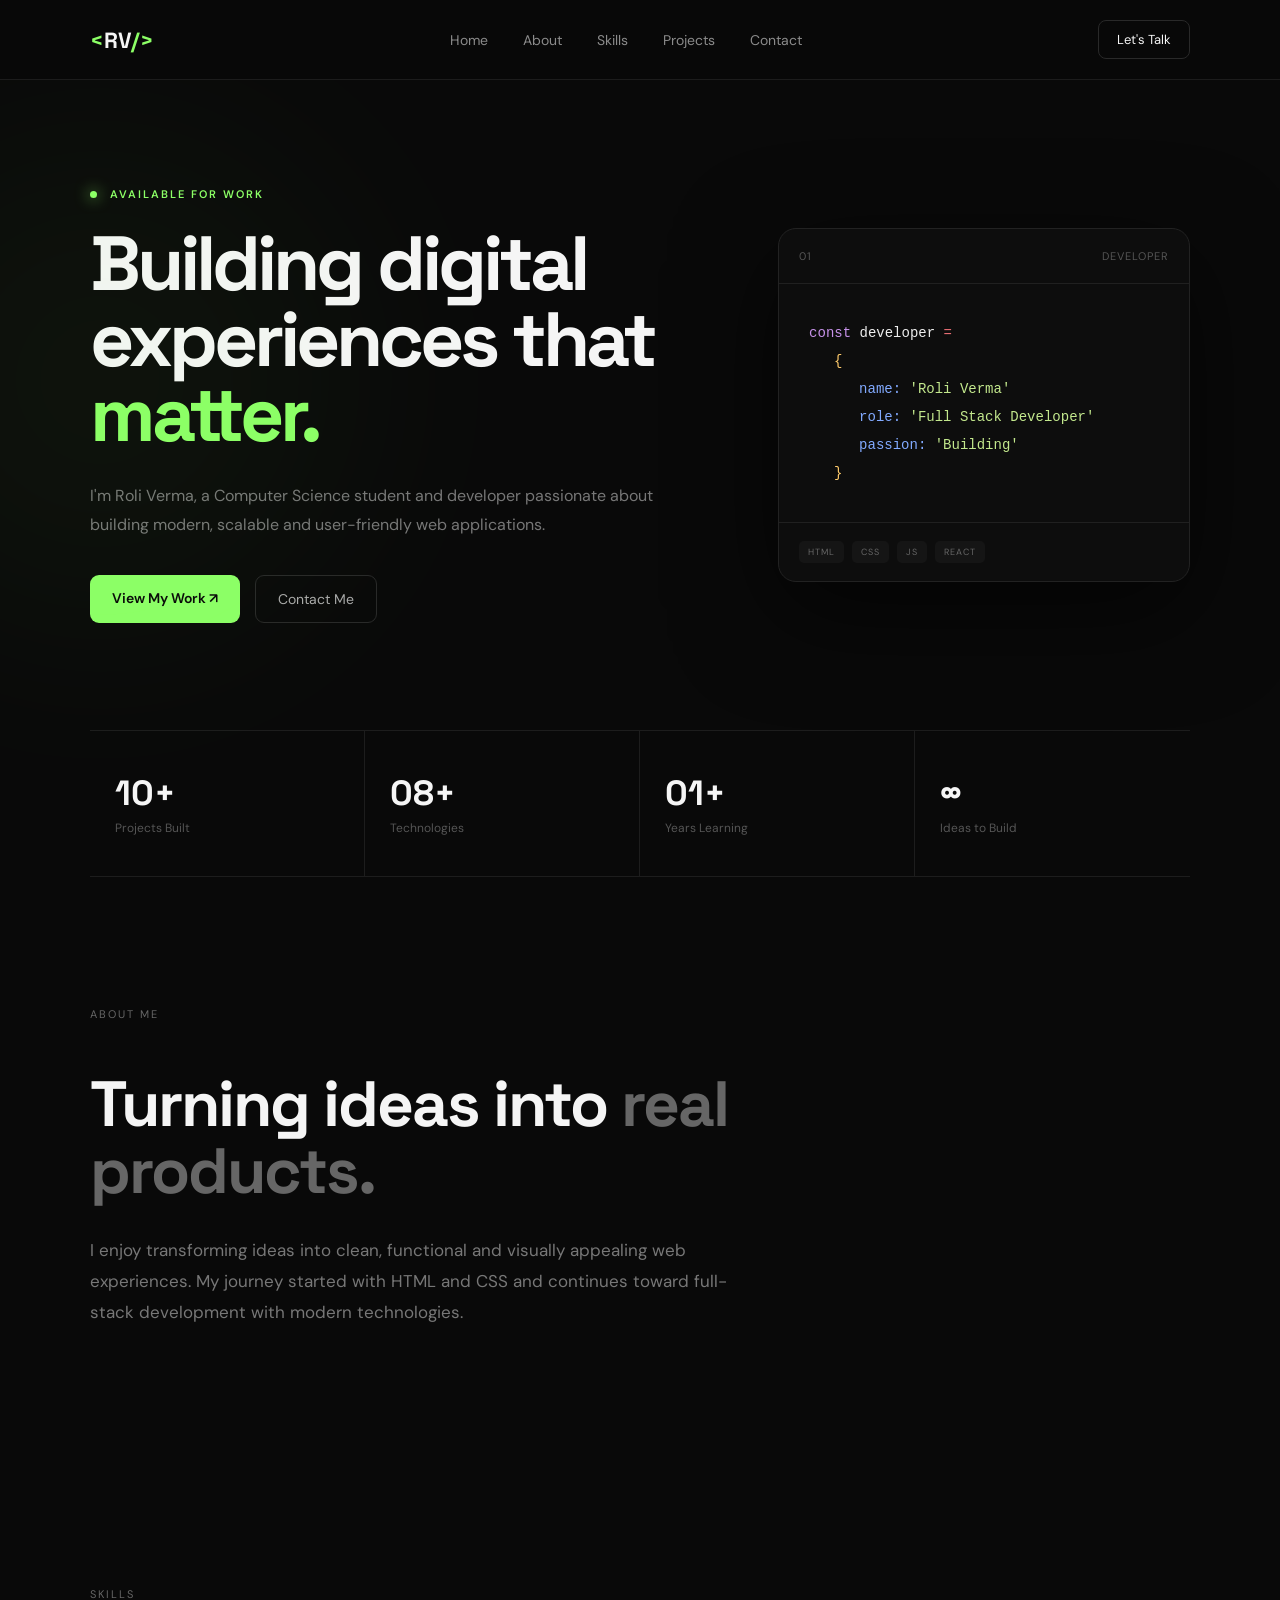
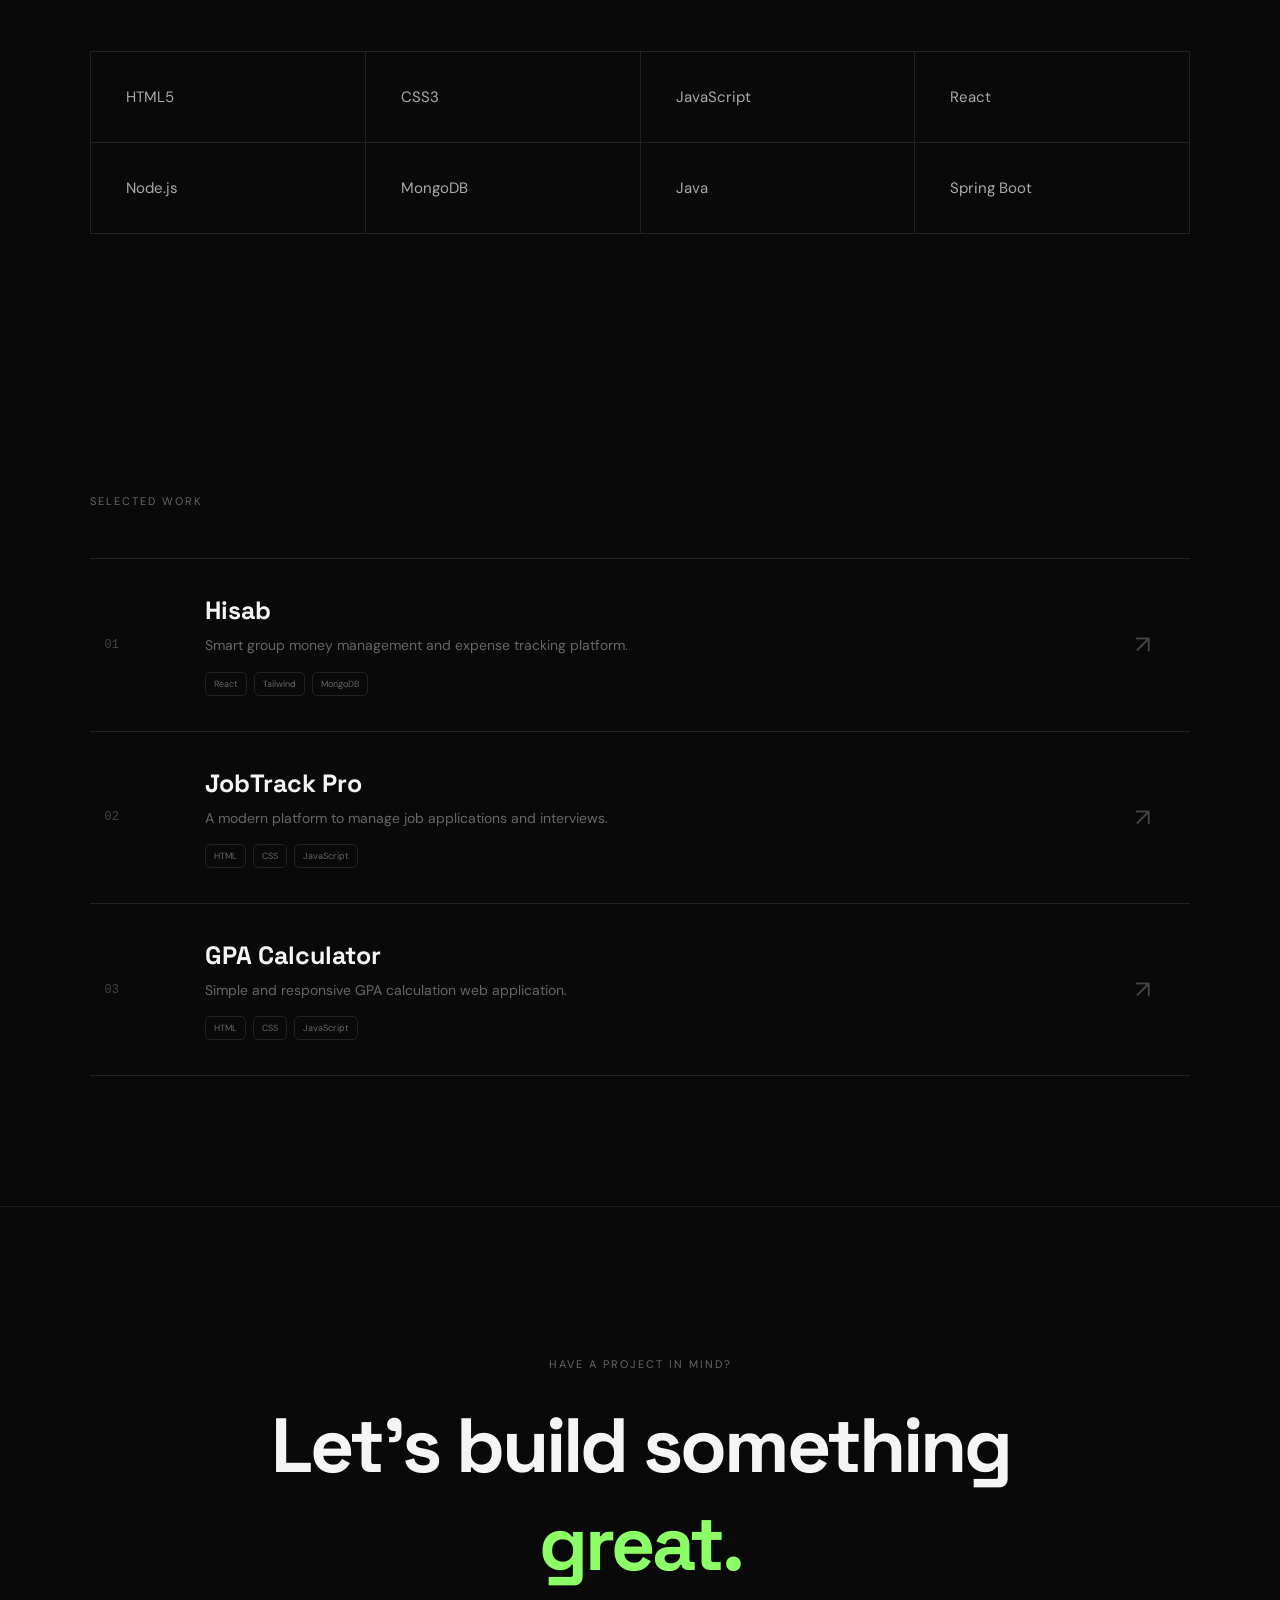
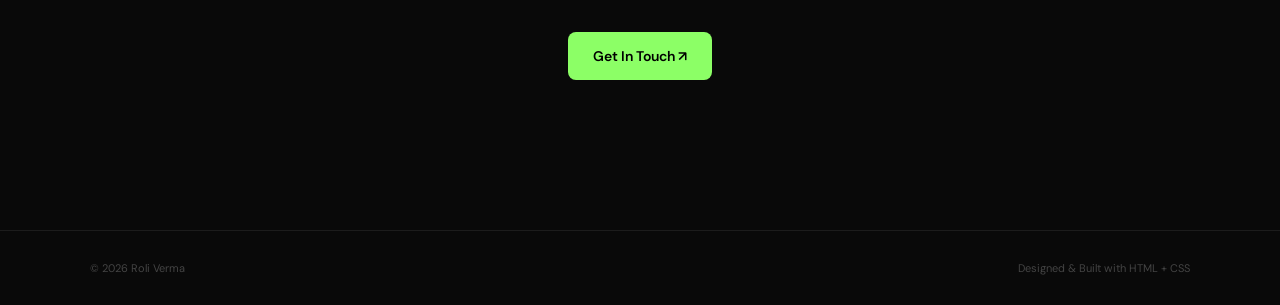
<file: index.html>
<!DOCTYPE html>
<html lang="en">
<head>
    <meta charset="UTF-8">
    <meta name="viewport" content="width=device-width, initial-scale=1.0">
    <title>Roli Verma | Developer</title>
    <link rel="stylesheet" href="style.css">
</head>
<body>
    <!-- Navbar -->
    <header class="navbar">
        <div class="logo">
            <span>&lt;</span>RV<span>/&gt;</span>
        </div>
        <nav>
            <a href="#home">Home</a>
            <a href="#about">About</a>
            <a href="#skills">Skills</a>
            <a href="#projects">Projects</a>
            <a href="#contact">Contact</a>
        </nav>
        <a href="#contact" class="nav-btn">
            Let's Talk
        </a>
    </header>
    <!-- Hero Section -->
    <section class="hero" id="home">
        <div class="hero-content">
            <p class="small-title">
                <span></span> AVAILABLE FOR WORK
            </p>
            <h1>
                Building digital
                <br>
                experiences that
                <span>matter.</span>
            </h1>
            <p class="hero-text">
                I'm Roli Verma, a Computer Science student and
                developer passionate about building modern,
                scalable and user-friendly web applications.
            </p>
            <div class="hero-buttons">
                <a href="#projects" class="primary-btn">
                    View My Work
                    <span>↗</span>
                </a>
                <a href="#contact" class="secondary-btn">
                    Contact Me
                </a>
            </div>
        </div>
        <div class="hero-card">
            <div class="card-top">
                <span>01</span>
                <span>DEVELOPER</span>
            </div>
            <div class="code-box">
                <div>
                    <span class="purple">const</span>
                    <span class="white">developer</span>
                    <span class="pink">=</span>
                </div>
                <div class="indent">
                    <span class="yellow">{</span>
                </div>
                <div class="indent-2">
                    <span class="blue">name:</span>
                    <span class="green">'Roli Verma'</span>
                </div>
                <div class="indent-2">
                    <span class="blue">role:</span>
                    <span class="green">'Full Stack Developer'</span>
                </div>
                <div class="indent-2">
                    <span class="blue">passion:</span>
                    <span class="green">'Building'</span>
                </div>
                <div class="indent">
                    <span class="yellow">}</span>
                </div>
            </div>
            <div class="card-bottom">
                <span>HTML</span>
                <span>CSS</span>
                <span>JS</span>
                <span>REACT</span>
            </div>
        </div>
    </section>
    <!-- Stats -->
    <section class="stats">
        <div class="stat">
            <h2>10+</h2>
            <p>Projects Built</p>
        </div>
        <div class="stat">
            <h2>08+</h2>
            <p>Technologies</p>
        </div>
        <div class="stat">
            <h2>01+</h2>
            <p>Years Learning</p>
        </div>
        <div class="stat">
            <h2>∞</h2>
            <p>Ideas to Build</p>
        </div>
    </section>
    <!-- About -->
    <section class="section" id="about">
        <div class="section-label">
            ABOUT ME
        </div>
        <div class="about-content">
            <h2>
                Turning ideas into
                <span>real products.</span>
            </h2>
            <p>
                I enjoy transforming ideas into clean, functional
                and visually appealing web experiences. My journey
                started with HTML and CSS and continues toward
                full-stack development with modern technologies.
            </p>
        </div>
    </section>
    <!-- Skills -->
    <section class="section" id="skills">
        <div class="section-label">
            SKILLS
        </div>
        <div class="skills-grid">
            <div class="skill">HTML5</div>
            <div class="skill">CSS3</div>
            <div class="skill">JavaScript</div>
            <div class="skill">React</div>
            <div class="skill">Node.js</div>
            <div class="skill">MongoDB</div>
            <div class="skill">Java</div>
            <div class="skill">Spring Boot</div>
        </div>
    </section>
    <!-- Projects -->
    <section class="section" id="projects">
        <div class="section-label">
            SELECTED WORK
        </div>
        <div class="projects">
            <article class="project">
                <div class="project-number">
                    01
                </div>
                <div>
                    <h3>Hisab</h3>
                    <p>
                        Smart group money management and
                        expense tracking platform.
                    </p>
                    <div class="tags">
                        <span>React</span>
                        <span>Tailwind</span>
                        <span>MongoDB</span>
                    </div>
                </div>
                <span class="arrow">↗</span>
            </article>
            <article class="project">
                <div class="project-number">
                    02
                </div>
                <div>
                    <h3>JobTrack Pro</h3>
                    <p>
                        A modern platform to manage job
                        applications and interviews.
                    </p>
                    <div class="tags">
                        <span>HTML</span>
                        <span>CSS</span>
                        <span>JavaScript</span>
                    </div>
                </div>
                <span class="arrow">↗</span>
            </article>
            <article class="project">
                <div class="project-number">
                    03
                </div>
                <div>
                    <h3>GPA Calculator</h3>
                    <p>
                        Simple and responsive GPA calculation
                        web application.
                    </p>
                    <div class="tags">
                        <span>HTML</span>
                        <span>CSS</span>
                        <span>JavaScript</span>
                    </div>
                </div>
                <span class="arrow">↗</span>
            </article>
        </div>
    </section>
    <!-- Contact -->
    <section class="contact" id="contact">
        <p>HAVE A PROJECT IN MIND?</p>
        <h2>
            Let's build something
            <span>great.</span>
        </h2>
        <a href="mailto:roliverma9161@gmail.com">
            Get In Touch ↗
        </a>
    </section>
    <!-- Footer -->
    <footer>
        <p>
            © 2026 Roli Verma
        </p>
        <p>
            Designed & Built with HTML + CSS
        </p>
    </footer>
</body>
</html>
</file>
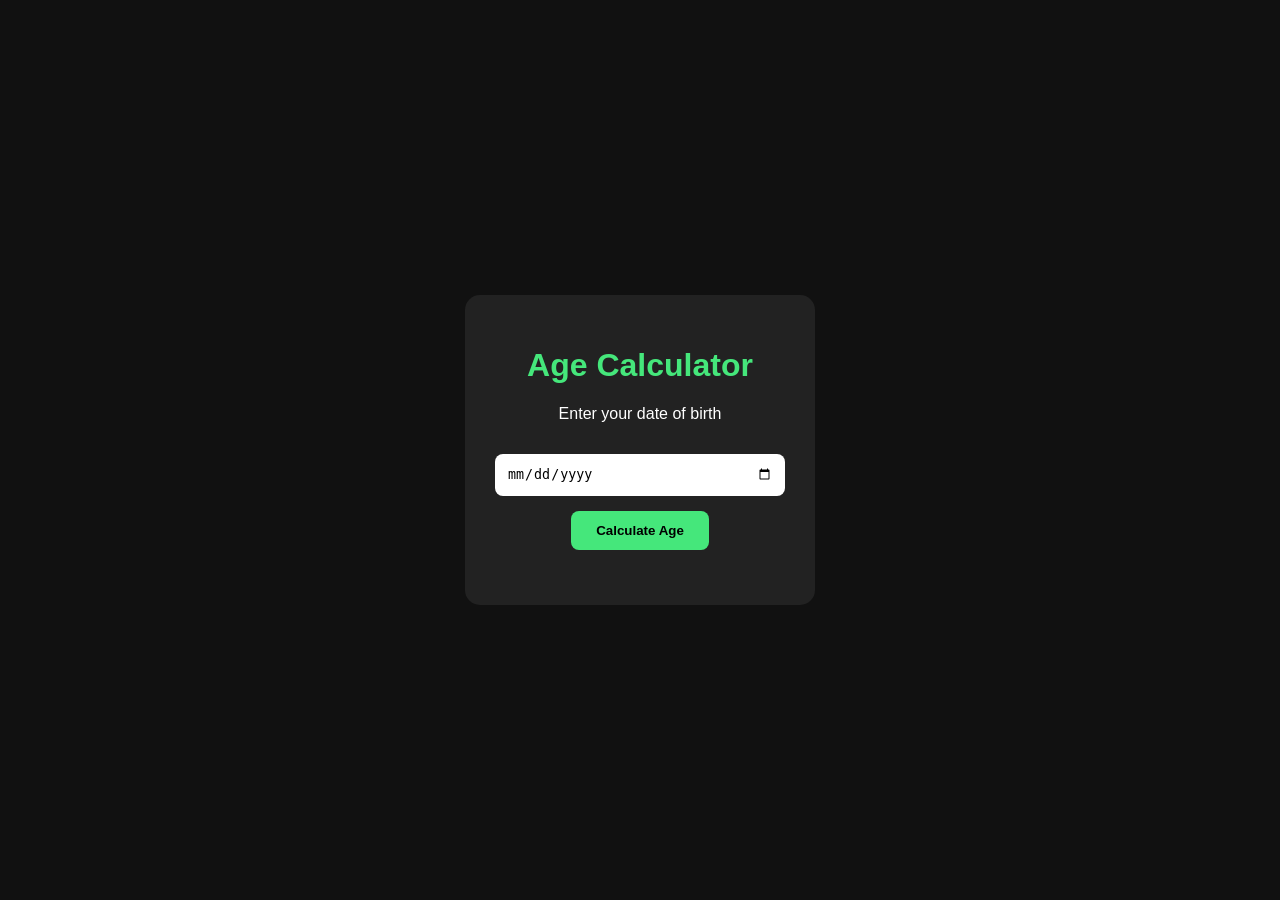
<file: agecalculator/index.html>
<!DOCTYPE html>
<html lang="en">
<head>
    <meta charset="UTF-8">
    <meta name="viewport" content="width=device-width, initial-scale=1.0">
    <title>Age Calculator</title>
    <link rel="stylesheet" href="style.css">
</head>
<body>
    <div class="container">
        <h1>Age Calculator</h1>
        <p>Enter your date of birth</p>
        <input type="date" id="dob">
        <button onclick="calculateAge()">
            Calculate Age
        </button>
        <h2 id="result"></h2>
    </div>
    <script src="script.js"></script>
</body>
</html>
</file>
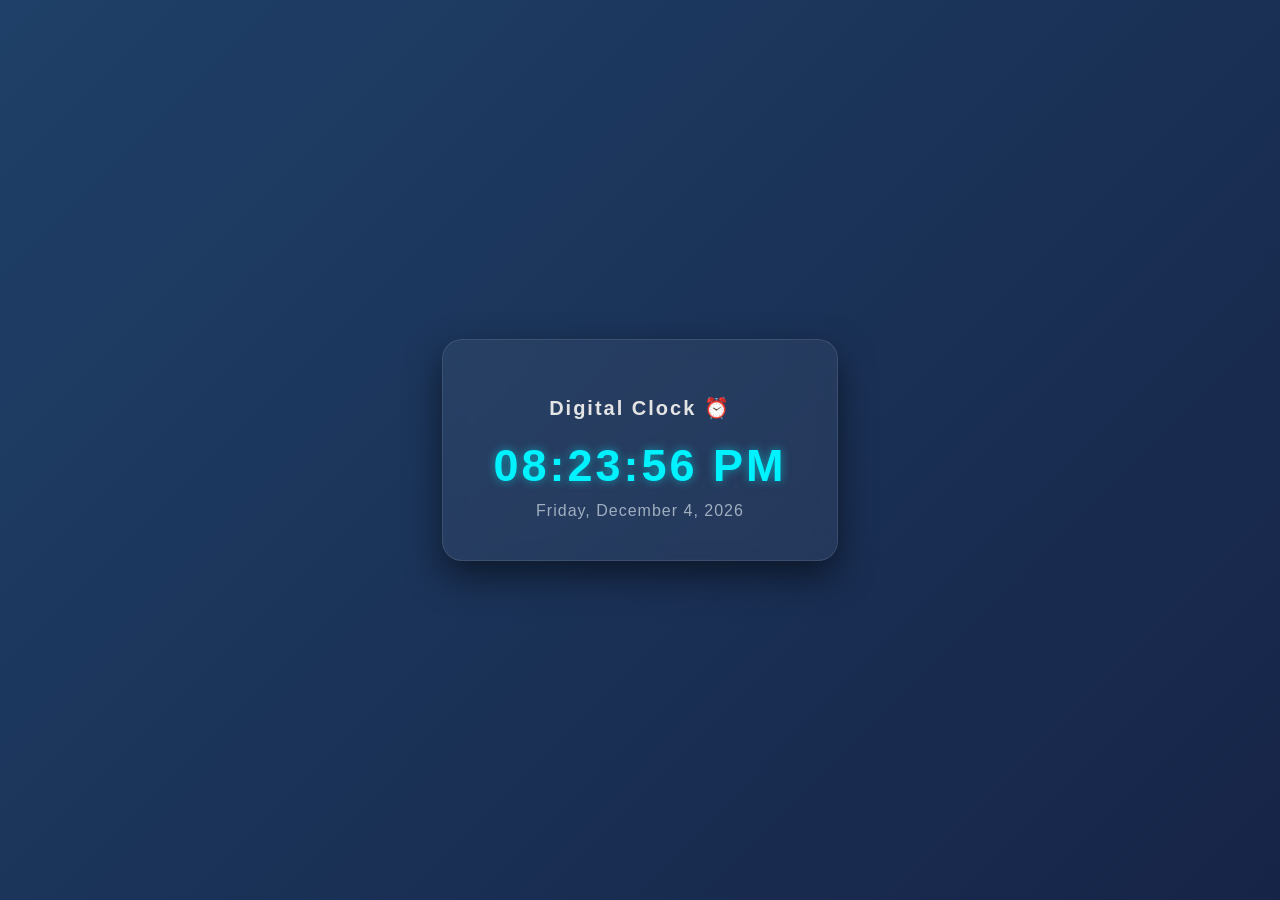
<file: Digital Clock/index.html>
<!DOCTYPE html>
<html lang="en">
<head>
    <meta charset="UTF-8">
    <meta name="viewport" content="width=device-width, initial-scale=1.0">
    <title>Digital Clock Project</title>
    <link rel="stylesheet" href="style.css">
</head>
<body>
    <div class="clock-container">
        <h2>Digital Clock ⏰</h2>
        <div id="clock" class="clock">00:00:00 AM</div>
        <div id="date" class="date">Loading date...</div>
    </div>
    <script src="script.js"></script>
</body>
</html>
</file>
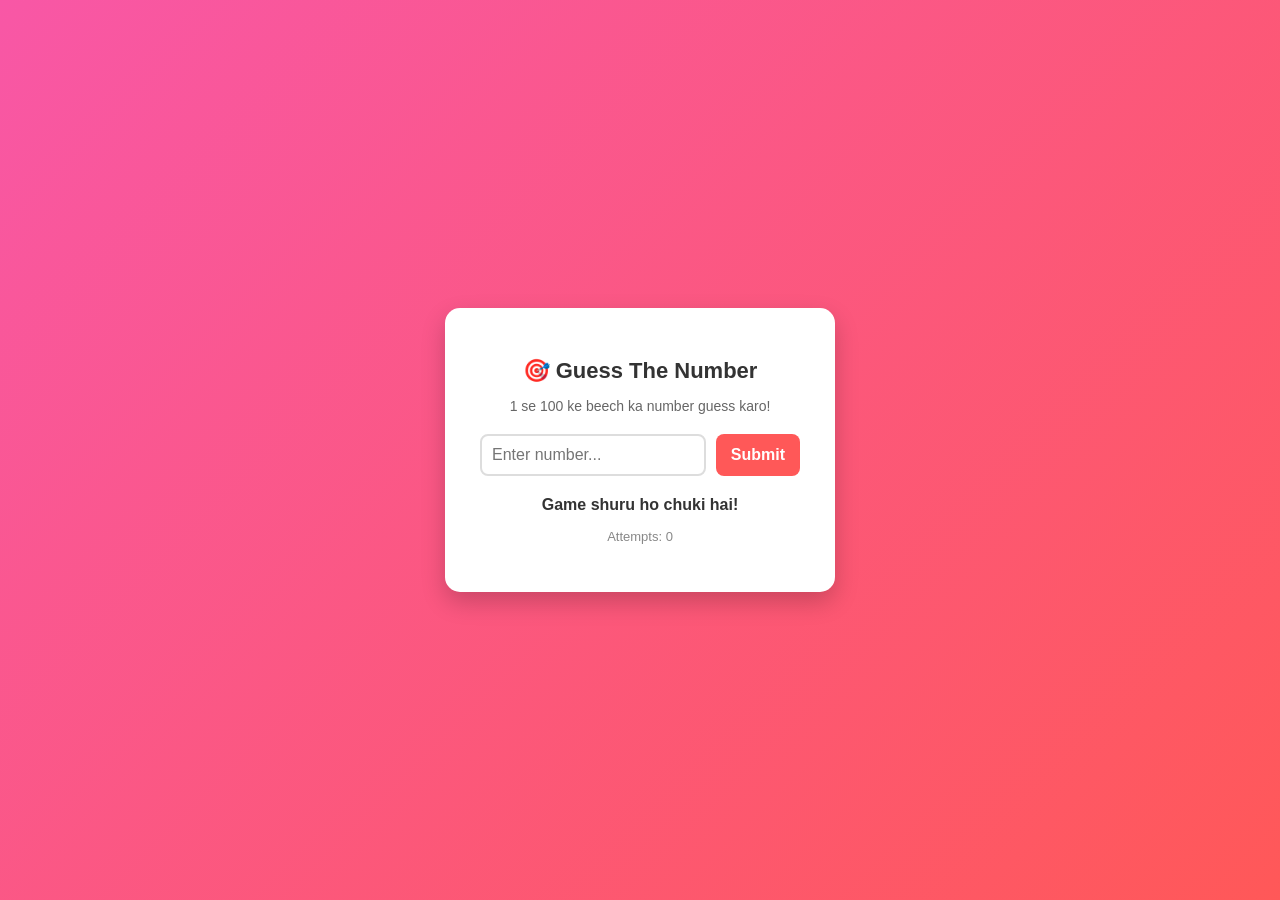
<file: Guess the Number/index.html>
<!DOCTYPE html>
<html lang="en">
<head>
    <meta charset="UTF-8">
    <meta name="viewport" content="width=device-width, initial-scale=1.0">
    <title>Guess The Number Game</title>
    <link rel="stylesheet" href="style.css">
</head>
<body>
    <div class="game-card">
        <h1>🎯 Guess The Number</h1>
        <p>1 se 100 ke beech ka number guess karo!</p>
    
        <div class="input-section">
            <input type="number" id="user-guess" placeholder="Enter number..." min="1" max="100">
            <button id="guess-btn" onclick="checkGuess()">Submit</button>
        </div>
        <p id="message" class="message">Game shuru ho chuki hai!</p>
        <p id="attempts" class="attempts">Attempts: 0</p>
        <button id="restart-btn" class="hidden" onclick="restartGame()">Play Again 🔄</button>
    </div>
    <script src="script.js"></script>
</body>
</html>
</file>
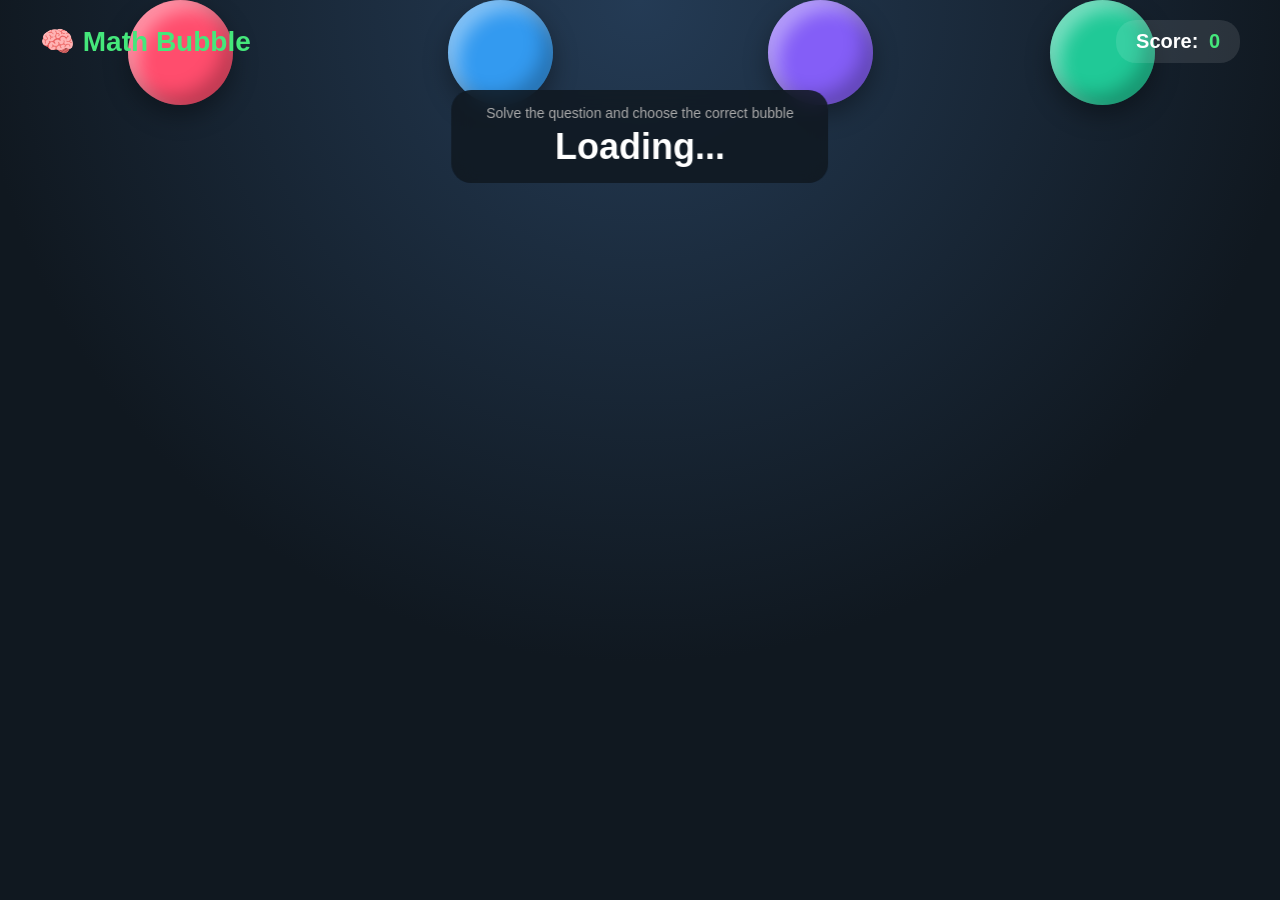
<file: mathgame/index.html>
<!DOCTYPE html>
<html lang="en">
<head>
    <meta charset="UTF-8">
    <meta name="viewport" content="width=device-width, initial-scale=1.0">

    <title>Math Bubble Game</title>

    <link rel="stylesheet" href="style.css">
</head>

<body>
    <!-- Game Header -->
    <header class="game-header">
        <h1>🧠 Math Bubble</h1>
        <div class="score">
            Score:
            <span id="score">0</span>
        </div>
    </header>
    <!-- Question -->
    <div class="question-box">
        <p>Solve the question and choose the correct bubble</p>
        <h2 id="question">Loading...</h2>
    </div>
    <!-- Full Screen Bubble Area -->
    <main class="bubble-area">
        <button
            class="bubble bubble-1"
            id="option0"
            onclick="checkAnswer(0)">
        </button>
        <button
            class="bubble bubble-2"
            id="option1"
            onclick="checkAnswer(1)">
        </button>
        <button
            class="bubble bubble-3"
            id="option2"
            onclick="checkAnswer(2)">
        </button>
        <button
            class="bubble bubble-4"
            id="option3"
            onclick="checkAnswer(3)">
        </button>
    </main>
    <!-- Game Message -->
    <div id="message"></div>
    <!-- Restart -->
    <button
        class="restart"
        id="restartBtn"
        onclick="startGame()">
        🔄 Play Again
    </button>
    <script src="script.js"></script>
</body>
</html>
</file>
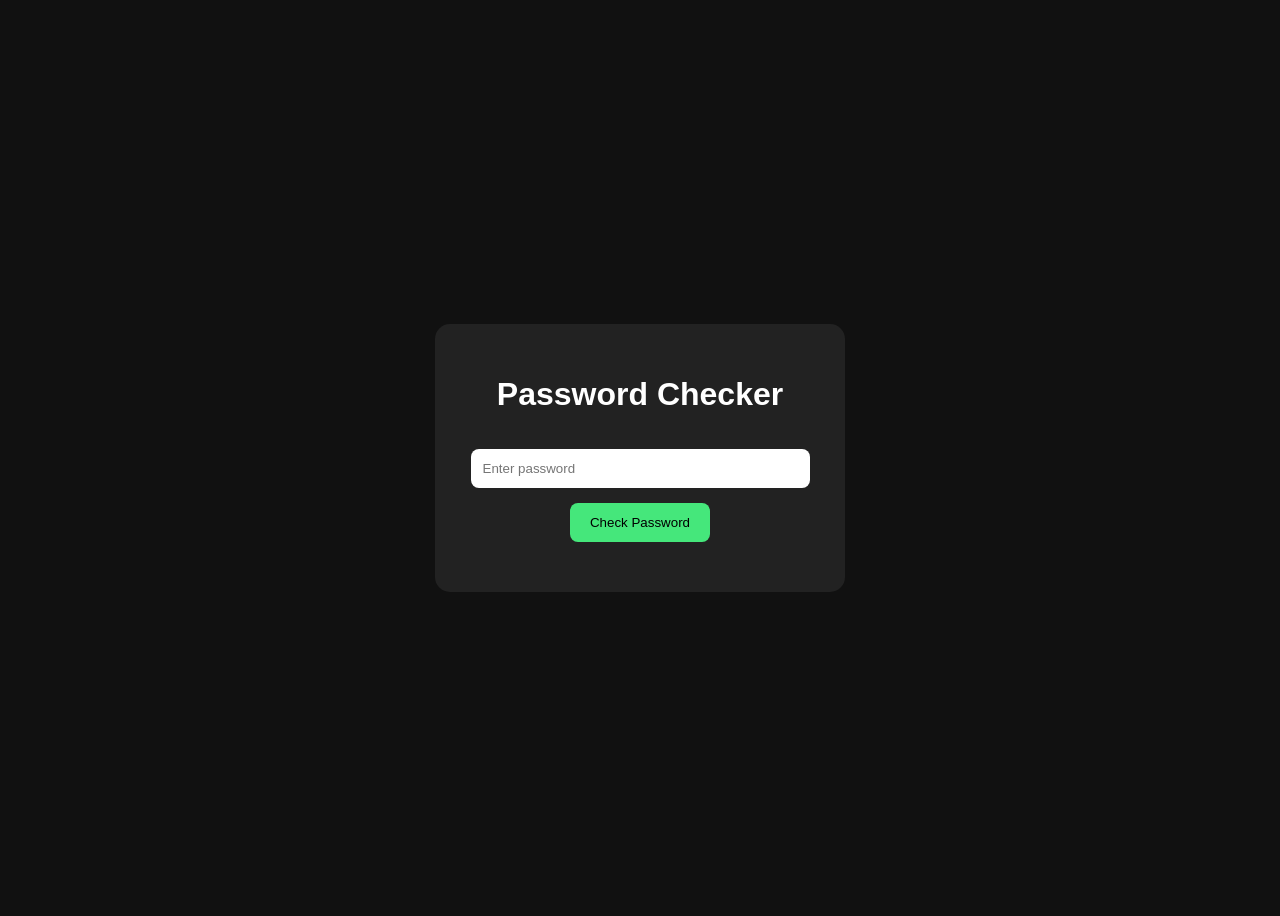
<file: passwordchecker/index.html>
<!DOCTYPE html>
<html lang="en">
<head>
    <meta charset="UTF-8">
    <meta name="viewport" content="width=device-width, initial-scale=1.0">
    <title>Password Strength Checker</title>
    <link rel="stylesheet" href="style.css">
</head>
<body>
    <div class="container">
        <h1>Password Checker</h1>
        <input type="password"id="password" placeholder="Enter password">
        <button onclick="checkPassword()">Check Password</button>
        <p id="result"></p>
    </div>
    <script src="script.js"></script>
</body>
</html>
</file>
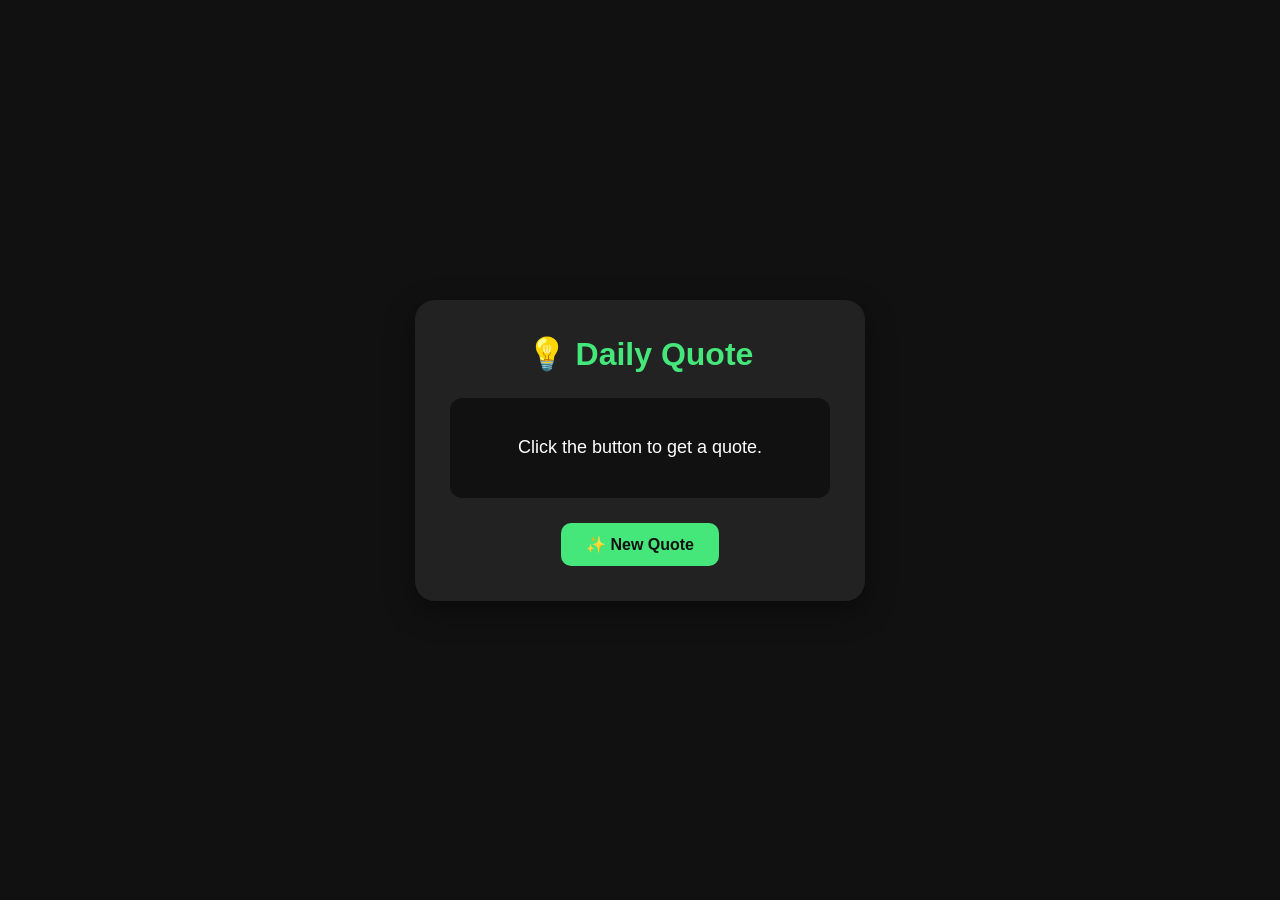
<file: quotegenerator/index.html>
<!DOCTYPE html>
<html lang="en">
<head>
    <meta charset="UTF-8">
    <meta name="viewport" content="width=device-width, initial-scale=1.0">
    <title>Quote Generator</title>
    <link rel="stylesheet" href="style.css">
</head>
<body>
    <div class="quote-box">
        <h1>💡 Daily Quote</h1>
        <div class="quote">
            <p id="quoteText">
                Click the button to get a quote.
            </p>
        </div>
        <button onclick="generateQuote()">
            ✨ New Quote
        </button>
    </div>
    <script src="script.js"></script>
</body>
</html>
</file>
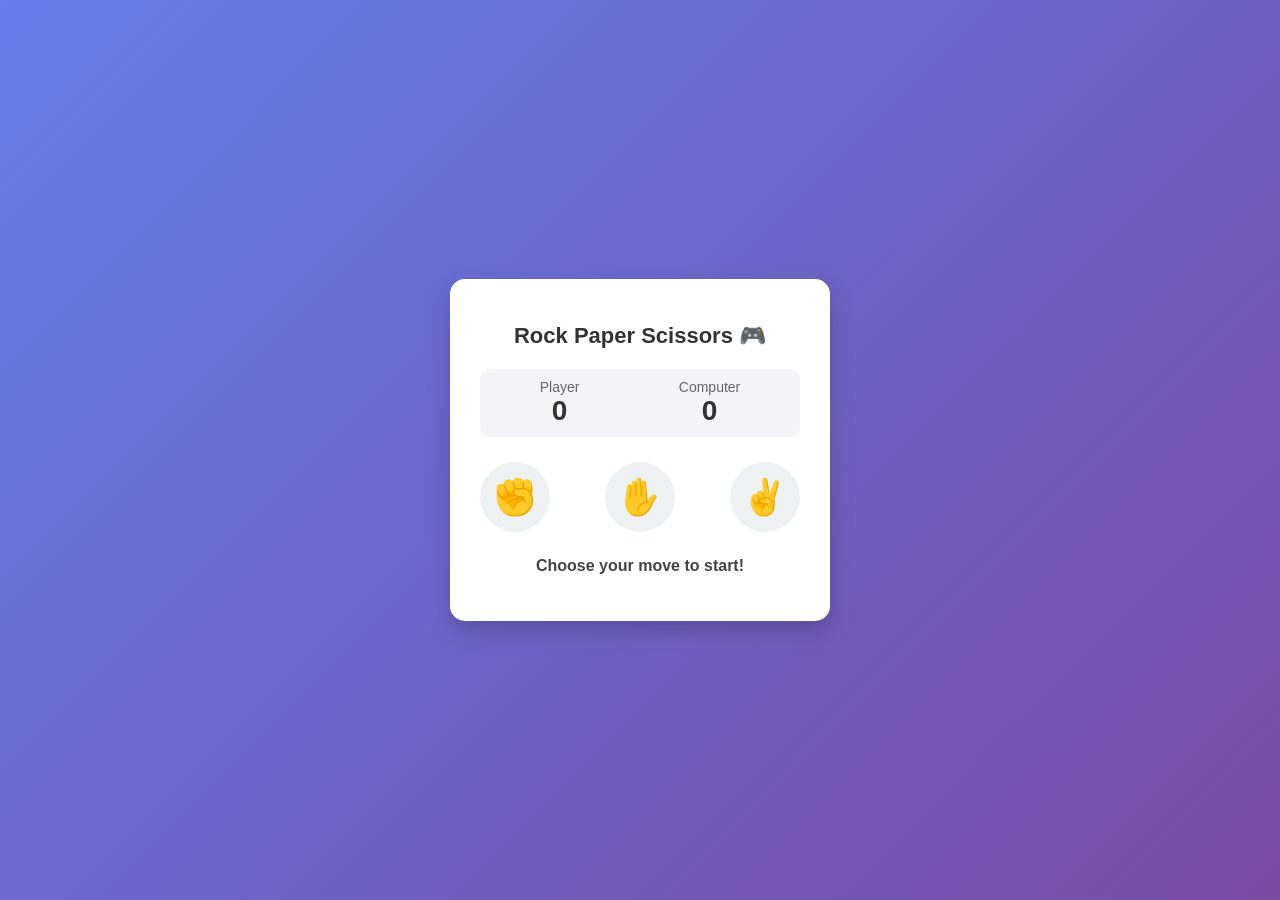
<file: Rock/index.html>
<!DOCTYPE html>
<html lang="en">
<head>
    <meta charset="UTF-8">
    <meta name="viewport" content="width=device-width, initial-scale=1.0">
    <title>Rock Paper Scissors Game</title>
    <link rel="stylesheet" href="style.css">
</head>
<body>
    <div class="game-container">
        <h1>Rock Paper Scissors 🎮</h1>
        <div class="score-board">
            <div class="score">
                <p>Player</p>
                <span id="player-score">0</span>
            </div>
            <div class="score">
                <p>Computer</p>
                <span id="comp-score">0</span>
            </div>
        </div>
        <div class="choices">
            <button class="choice-btn" onclick="playGame('rock')">✊</button>
            <button class="choice-btn" onclick="playGame('paper')">✋</button>
            <button class="choice-btn" onclick="playGame('scissors')">✌️</button>
        </div>
        <div class="result-box">
            <p id="msg">Choose your move to start!</p>
        </div>
    </div>
    <script src="script.js"></script>
</body>
</html>
</file>
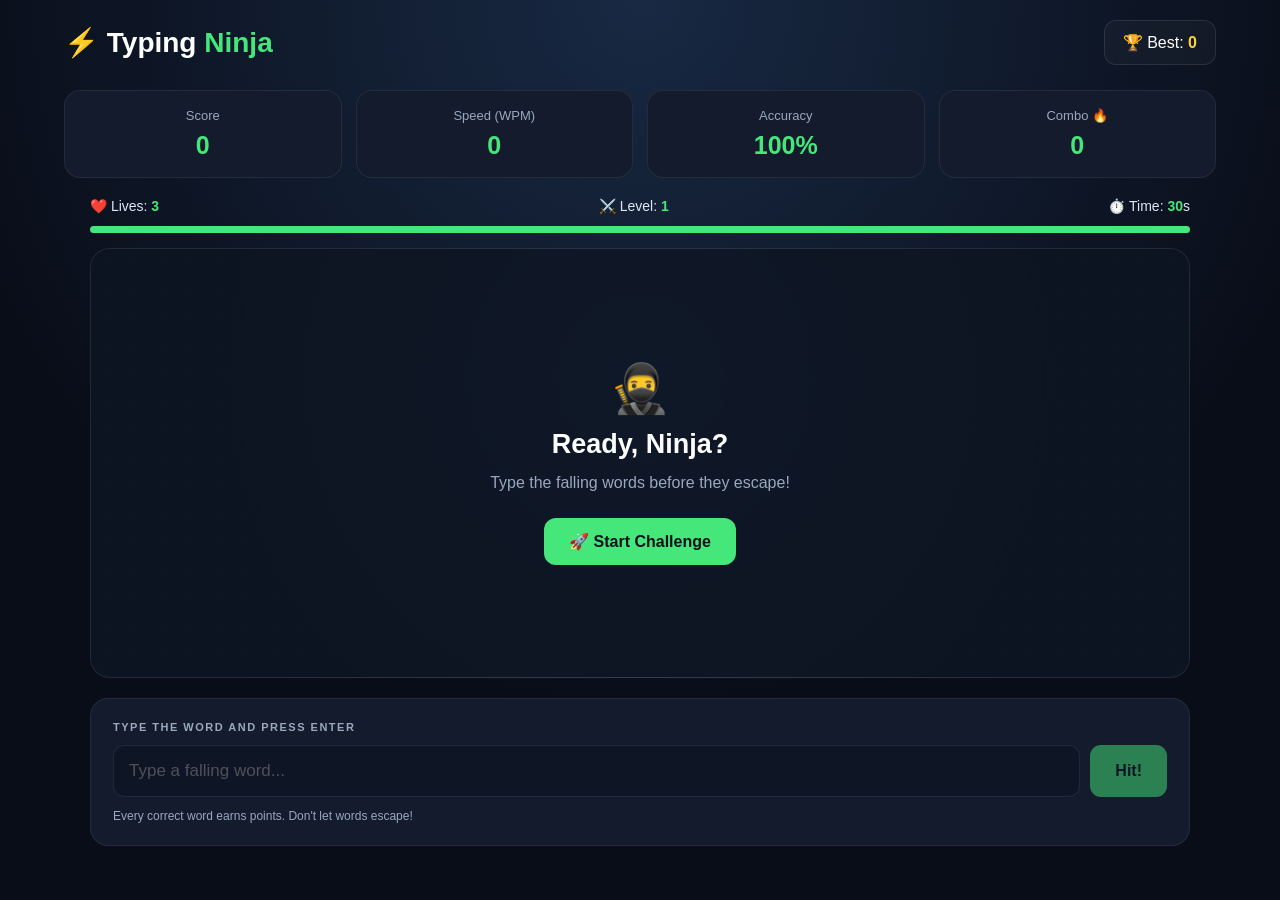
<file: TypingNinja/index.html>
<!DOCTYPE html>
<html lang="en">
<head>
    <meta charset="UTF-8">
    <meta name="viewport" content="width=device-width, initial-scale=1.0">
    <title>Typing Ninja ⚡</title>
    <link rel="stylesheet" href="style.css">
</head>
<body>
    <header class="header">
        <h1>⚡ Typing <span>Ninja</span></h1>
        <div class="best-score">🏆 Best: <strong id="bestScore">0</strong></div>
    </header>
    <section class="stats">
        <div class="stat">
            <span>Score</span>
            <strong id="score">0</strong>
        </div>
        <div class="stat">
            <span>Speed (WPM)</span>
            <strong id="wpm">0</strong>
        </div>
        <div class="stat">
            <span>Accuracy</span>
            <strong id="accuracy">100%</strong>
        </div>
        <div class="stat">
            <span>Combo 🔥</span>
            <strong id="combo">0</strong>
        </div>
    </section>
    <main>
        <div class="game-info">
            <div>❤️ Lives: <strong id="lives">3</strong></div>
            <div>⚔️ Level: <strong id="level">1</strong></div>
            <div>⏱️ Time: <strong id="time">30</strong>s</div>
        </div>
        <div class="timer-track">
            <div id="timerBar"></div>
        </div>
        <section class="game-area" id="gameArea">
            <div class="welcome" id="welcome">
                <div class="ninja-icon">🥷</div>
                <h2>Ready, Ninja?</h2>
                <p>Type the falling words before they escape!</p>
                <button id="startBtn">🚀 Start Challenge</button>
            </div>
            <div class="word-layer" id="wordLayer"></div>
            <div class="game-message" id="gameMessage"></div>
        </section>
        <section class="typing-panel">
            <label for="wordInput">TYPE THE WORD AND PRESS ENTER</label>
            <form id="typingForm">
                <input
                    type="text"
                    id="wordInput"
                    placeholder="Type a falling word..."
                    autocomplete="off"
                    autocapitalize="off"
                    spellcheck="false"
                    disabled>
                <button id="submitBtn" type="submit" disabled>Hit!</button>
            </form>
            <p id="hint">Every correct word earns points. Don't let words escape!</p>
        </section>
    </main>
    <section class="overlay" id="resultScreen">
        <div class="result-card">
            <div class="ninja-icon">🏁</div>
            <h2 id="resultTitle">Challenge Complete!</h2>
            <p id="resultText">Well played, Ninja!</p>
            <div class="result-stats">
                <div><span>Final Score</span><strong id="finalScore">0</strong></div>
                <div><span>Typing Speed</span><strong id="finalWpm">0</strong></div>
                <div><span>Accuracy</span><strong id="finalAccuracy">100%</strong></div>
            </div>
            <button id="restartBtn">🔄 Play Again</button>
        </div>
    </section>
    <script src="script.js"></script>
</body>
</html>
</file>
<file: style.css>
@import url('https://fonts.googleapis.com/css2?family=DM+Sans:wght@400;500;600;700&family=Space+Grotesk:wght@400;500;600;700&display=swap');

/* =========================
   RESET
========================= */

* {
    margin: 0;
    padding: 0;
    box-sizing: border-box;
}
html {
    scroll-behavior: smooth;
}
body {
    background: #090909;
    color: #f5f5f5;
    font-family: "DM Sans", sans-serif;
    overflow-x: hidden;
}
a {
    color: inherit;
    text-decoration: none;
}

/* =========================
   NAVBAR
========================= */

.navbar {
    width: 100%;
    height: 80px;
    display: flex;
    align-items: center;
    justify-content: space-between;
    padding: 0 7%;
    border-bottom: 1px solid #1c1c1c;
    position: sticky;
    top: 0;
    z-index: 100;
    background: rgba(9, 9, 9, 0.85);
    backdrop-filter: blur(15px);
}
.logo {
    font-family: "Space Grotesk", sans-serif;
    font-size: 22px;
    font-weight: 700;
}
.logo span {
    color: #8cff66;
}
nav {
    display: flex;
    gap: 35px;
}
nav a {
    font-size: 14px;
    color: #8b8b8b;
    transition: 0.3s;
}
nav a:hover {
    color: white;
}
.nav-btn {
    padding: 10px 18px;
    border: 1px solid #292929;
    border-radius: 8px;
    font-size: 13px;
    transition: 0.3s;
}
.nav-btn:hover {
    background: white;
    color: black;
}

/* =========================
   HERO
========================= */

.hero {
    min-height: 650px;
    display: grid;
    grid-template-columns: 1.2fr 0.8fr;
    gap: 70px;
    align-items: center;
    padding: 90px 7%;
    position: relative;
}
.hero::before {
    content: "";
    position: absolute;
    width: 500px;
    height: 500px;
    background: #8cff66;
    opacity: 0.04;
    filter: blur(120px);
    border-radius: 50%;
    left: -150px;
    top: 50px;
}
.small-title {
    color: #8cff66;
    font-size: 11px;
    font-weight: 600;
    letter-spacing: 2px;
    margin-bottom: 25px;
}
.small-title span {
    display: inline-block;
    width: 7px;
    height: 7px;
    border-radius: 50%;
    background: #8cff66;
    margin-right: 8px;
    box-shadow: 0 0 15px #8cff66;
}
.hero h1 {
    font-family: "Space Grotesk", sans-serif;
    font-size: clamp(48px, 6vw, 88px);
    line-height: 0.98;
    letter-spacing: -4px;
    max-width: 800px;
}
.hero h1 span {
    color: #8cff66;
}
.hero-text {
    color: #777;
    max-width: 580px;
    line-height: 1.8;
    margin-top: 30px;
    font-size: 16px;
}
.hero-buttons {
    display: flex;
    gap: 15px;
    margin-top: 35px;
}
.primary-btn,
.secondary-btn {
    padding: 14px 22px;
    border-radius: 9px;
    font-size: 14px;
    transition: 0.3s;
}
.primary-btn {
    background: #8cff66;
    color: #080808;
    font-weight: 600;
}
.primary-btn:hover {
    transform: translateY(-3px);
    box-shadow: 0 10px 30px rgba(140, 255, 102, 0.15);
}
.secondary-btn {
    border: 1px solid #292929;
    color: #aaa;
}
.secondary-btn:hover {
    border-color: #555;

    color: white;
}

/* =========================
   CODE CARD
========================= */

.hero-card {
    width: 100%;
    max-width: 470px;
    justify-self: end;
    border: 1px solid #222;
    background: #0d0d0d;
    border-radius: 18px;
    overflow: hidden;
    box-shadow:
        0 30px 100px rgba(0, 0, 0, 0.6);
    animation: floating 5s ease-in-out infinite;
}
@keyframes floating {
    0%,
    100% {
        transform: translateY(0);
    }
    50% {
        transform: translateY(-12px);
    }
}
.card-top {
    height: 55px;
    display: flex;
    align-items: center;
    justify-content: space-between;
    padding: 0 20px;
    border-bottom: 1px solid #202020;
    color: #555;
    font-size: 11px;
    letter-spacing: 1px;
}
.code-box {
    padding: 35px 30px;
    line-height: 2;
    font-family: monospace;
    font-size: 14px;
}
.indent {
    padding-left: 25px;
}
.indent-2 {
    padding-left: 50px;
}
.purple {
    color: #c792ea;
}
.pink {
    color: #f07178;
}
.yellow {
    color: #ffcb6b;
}
.blue {
    color: #82aaff;
}
.green {
    color: #c3e88d;
}
.white {
    color: #eee;
}
.card-bottom {
    display: flex;
    gap: 8px;
    padding: 18px 20px;
    border-top: 1px solid #202020;
}
.card-bottom span {
    padding: 5px 9px;
    border-radius: 5px;
    background: #151515;
    color: #666;
    font-size: 9px;
    letter-spacing: 1px;
}

/* =========================
   STATS
========================= */
.stats {
    display: grid;
    grid-template-columns: repeat(4, 1fr);
    border-top: 1px solid #1d1d1d;
    border-bottom: 1px solid #1d1d1d;
    margin: 0 7%;
}
.stat {
    padding: 40px 25px;
    border-right: 1px solid #1d1d1d;
}
.stat:last-child {
    border-right: none;
}
.stat h2 {
    font-family: "Space Grotesk", sans-serif;
    font-size: 35px;
    margin-bottom: 5px;
}
.stat p {
    color: #555;
    font-size: 12px;
}

/* =========================
   SECTIONS
========================= */
.section {
    padding: 130px 7%;
}
.section-label {
    color: #666;
    font-size: 11px;
    letter-spacing: 2px;
    margin-bottom: 50px;
}
.about-content {
    max-width: 900px;
}
.about-content h2 {
    font-family: "Space Grotesk", sans-serif;
    font-size: clamp(38px, 5vw, 65px);
    line-height: 1.05;
    letter-spacing: -2px;
}
.about-content h2 span {
    color: #666;
}
.about-content p {
    color: #777;
    font-size: 17px;
    line-height: 1.8;
    max-width: 650px;
    margin-top: 30px;
}

/* =========================
   SKILLS
========================= */

.skills-grid {
    display: grid;
    grid-template-columns: repeat(4, 1fr);
    border-top: 1px solid #222;
    border-left: 1px solid #222;
}
.skill {
    padding: 35px;
    border-right: 1px solid #222;
    border-bottom: 1px solid #222;
    color: #aaa;
    font-size: 15px;
    transition: 0.3s;
}
.skill:hover {
    background: #111;
    color: #8cff66;
    padding-left: 42px;
}
/* =========================
   PROJECTS
========================= */

.projects {
    border-top: 1px solid #222;
}
.project {
    display: grid;
    grid-template-columns: 80px 1fr 40px;
    align-items: center;
    gap: 20px;
    padding: 35px 15px;
    border-bottom: 1px solid #222;
    transition: 0.3s;
}
.project:hover {
    background: #0f0f0f;
    padding-left: 25px;
}
.project-number {
    color: #444;
    font-family: monospace;
    font-size: 12px;
}
.project h3 {
    font-family: "Space Grotesk", sans-serif;
    font-size: 25px;
    margin-bottom: 8px;
}
.project p {
    color: #666;
    max-width: 600px;
    line-height: 1.6;
    font-size: 14px;
}
.tags {
    display: flex;
    gap: 7px;
    margin-top: 15px;
}
.tags span {
    border: 1px solid #222;
    border-radius: 5px;
    padding: 5px 8px;
    color: #666;
    font-size: 9px;
}
.arrow {
    font-size: 25px;
    color: #444;
    transition: 0.3s;
}
.project:hover .arrow {
    color: #8cff66;
    transform: translate(4px, -4px);
}

/* =========================
   CONTACT
========================= */

.contact {
    text-align: center;
    padding: 150px 7%;
    border-top: 1px solid #1c1c1c;
    border-bottom: 1px solid #1c1c1c;
}
.contact p {
    color: #666;
    font-size: 11px;
    letter-spacing: 2px;
}
.contact h2 {
    font-family: "Space Grotesk", sans-serif;
    font-size: clamp(42px, 6vw, 80px);
    letter-spacing: -3px;
    margin: 25px auto 40px;
    max-width: 900px;
}
.contact h2 span {
    color: #8cff66;
}
.contact a {
    display: inline-block;
    background: #8cff66;
    color: black;
    padding: 15px 25px;
    border-radius: 8px;
    font-size: 14px;
    font-weight: 600;
    transition: 0.3s;
}
.contact a:hover {
    transform: translateY(-4px);
    box-shadow: 0 10px 30px rgba(140, 255, 102, 0.15);
}

/* =========================
   FOOTER
========================= */

footer {
    display: flex;
    justify-content: space-between;
    padding: 30px 7%;
    color: #444;
    font-size: 11px;
}

/* =========================
   RESPONSIVE
========================= */

@media (max-width: 900px) {
    nav {
        display: none;
    }
    .hero {
        grid-template-columns: 1fr;
        padding-top: 70px;
    }
    .hero-card {
        justify-self: start;
    }
    .stats {
        grid-template-columns: repeat(2, 1fr);
    }
    .stat:nth-child(2) {
        border-right: none;
    }
    .stat:nth-child(-n + 2) {
        border-bottom: 1px solid #1d1d1d;
    }
    .skills-grid {
        grid-template-columns: repeat(2, 1fr);
    }
}
@media (max-width: 600px) {
    .navbar {
        padding: 0 5%;
    }
    .nav-btn {
        display: none;
    }
    .hero {
        padding: 70px 5%;
    }
    .hero h1 {
        letter-spacing: -2px;
    }
    .hero-text {
        font-size: 14px;
    }
    .hero-buttons {
        flex-direction: column;
    }
    .primary-btn,
    .secondary-btn {
        text-align: center;
    }
    .stats {
        margin: 0 5%;
    }
    .stat {
        padding: 25px 15px;
    }
    .stat h2 {
        font-size: 28px;
    }
    .section {
        padding: 90px 5%;
    }
    .skills-grid {
        grid-template-columns: 1fr 1fr;
    }
    .skill {
        padding: 25px 15px;
    }
    .project {
        grid-template-columns: 40px 1fr 25px;
    }
    .project h3 {
        font-size: 20px;
    }
    .contact {
        padding: 100px 5%;
    }
    footer {
        flex-direction: column;
        gap: 10px;
        padding: 25px 5%;
    }
}
</file>
<file: agecalculator/style.css>
* {
    box-sizing: border-box;
}
body {
    margin: 0;
    font-family: Arial, sans-serif;
    background: #111;
    color: white;
    display: flex;
    justify-content: center;
    align-items: center;
    height: 100vh;
}
.container {
    width: 350px;
    padding: 30px;
    text-align: center;
    background: #222;
    border-radius: 15px;
}
h1 {
    color: #45e77b;
}
input {
    width: 100%;
    padding: 12px;
    margin: 15px 0;
    border: none;
    border-radius: 8px;
}
button {
    padding: 12px 25px;
    border: none;
    border-radius: 8px;
    background: #45e77b;
    cursor: pointer;
    font-weight: bold;
}
button:hover {
    opacity: 0.8;
}
#result {
    margin-top: 25px;
}
</file>
<file: Digital Clock/style.css>
body {
    background: linear-gradient(135deg, #1f4068, #162447);
    font-family: 'Segoe UI', Tahoma, Geneva, Verdana, sans-serif;
    display: flex;
    justify-content: center;
    align-items: center;
    height: 100vh;
    margin: 0;
}
.clock-container {
    background: rgba(255, 255, 255, 0.05);
    backdrop-filter: blur(10px);
    border: 1px solid rgba(255, 255, 255, 0.1);
    padding: 40px 50px;
    border-radius: 20px;
    box-shadow: 0 15px 35px rgba(0, 0, 0, 0.5);
    text-align: center;
}
h2 {
    color: #e4e4e4;
    font-size: 20px;
    margin-bottom: 20px;
    letter-spacing: 2px;
}
.clock {
    font-size: 45px;
    font-weight: bold;
    color: #00f2fe;
    letter-spacing: 3px;
    margin-bottom: 10px;
    text-shadow: 0 0 10px rgba(0, 242, 254, 0.5);
}
.date {
    font-size: 16px;
    color: #a0aec0;
    letter-spacing: 1px;
}
</file>
<file: Guess the Number/style.css>
body {
    background: linear-gradient(135deg, #f857a6 0%, #ff5858 100%);
    font-family: 'Segoe UI', Tahoma, Geneva, Verdana, sans-serif;
    display: flex;
    justify-content: center;
    align-items: center;
    height: 100vh;
    margin: 0;
}
.game-card {
    background: white;
    padding: 35px;
    border-radius: 15px;
    box-shadow: 0 10px 25px rgba(0,0,0,0.2);
    text-align: center;
    width: 320px;
}
h1 {
    font-size: 22px;
    color: #333;
    margin-bottom: 5px;
}
p {
    color: #666;
    font-size: 14px;
}
.input-section {
    margin: 20px 0;
    display: flex;
    gap: 10px;
}
input {
    flex: 1;
    padding: 10px;
    font-size: 16px;
    border: 2px solid #ddd;
    border-radius: 8px;
    outline: none;
}
input:focus {
    border-color: #ff5858;
}
button {
    padding: 10px 15px;
    font-size: 16px;
    background-color: #ff5858;
    color: white;
    border: none;
    border-radius: 8px;
    cursor: pointer;
    font-weight: bold;
}
button:hover {
    background-color: #e04848;
}
.message {
    font-size: 16px;
    font-weight: bold;
    margin: 15px 0;
    color: #333;
}
.attempts {
    font-size: 13px;
    color: #888;
}
.hidden {
    display: none;
    width: 100%;
    margin-top: 15px;
}
</file>
<file: mathgame/style.css>
* {
    margin: 0;
    padding: 0;
    box-sizing: border-box;
}
body {
    width: 100%;
    min-height: 100vh;
    overflow: hidden;
    font-family: Arial, sans-serif;
    background:
        radial-gradient(circle at top, #243b55, #101820 60%);
    color: white;
}

/* =========================
   HEADER
========================= */

.game-header {
    position: fixed;
    top: 0;
    left: 0;
    width: 100%;
    padding: 20px 40px;
    display: flex;
    justify-content: space-between;
    align-items: center;
    z-index: 100;
}
.game-header h1 {
    color: #45e77b;
    font-size: 28px;
}
.score {
    font-size: 20px;
    font-weight: bold;
    background: rgba(255,255,255,0.1);
    padding: 10px 20px;
    border-radius: 20px;
}
#score {
    color: #45e77b;
    margin-left: 5px;
}

/* =========================
   QUESTION
========================= */

.question-box {
    position: fixed;
top: 90px;
    left: 50%;
    transform: translateX(-50%);
    z-index: 100;
    text-align: center;
    background: rgba(16,24,32,0.85);
    padding: 15px 35px;
    border-radius: 20px;
    backdrop-filter: blur(10px);
}
.question-box p {
    font-size: 14px;
    color: #aaa;
    margin-bottom: 5px;
}
#question {
    font-size: 36px;
    color: white;
}

/* =========================
   FULL SCREEN AREA
========================= */
.bubble-area {
    position: fixed;
    top: 0;
    left: 0;
    width: 100vw;
    height: 100vh;
    overflow: hidden;
    z-index: 10;
}

/* =========================
   BUBBLE
========================= */
.bubble {
    position: absolute;
    width: 105px;
    height: 105px;
    border-radius: 50%;
    border: none;
    display: flex;
    flex-direction: column;
    justify-content: center;
    align-items: center;
    gap: 3px;
    color: white;
    cursor: pointer;
    font-weight: bold;
    box-shadow:
        inset -10px -10px 18px rgba(0,0,0,0.25),
        inset 10px 10px 18px rgba(255,255,255,0.4),
        0 10px 25px rgba(0,0,0,0.35);
    animation: fallBubble 6s linear infinite;
    z-index: 20;
}
/* Number */
.answer {
    font-size: 27px;
    font-weight: bold;
}
/* Click Emoji */
.tap {
    font-size: 17px;
}

/* =========================
   COLORS
========================= */
.bubble-1 {
    background: #ff4d6d;
    left: 10%;
    animation-delay: 0s;
}
.bubble-2 {
    background: #339af0;
    left: 35%;
    animation-delay: 1.5s;
}
.bubble-3 {
    background: #845ef7;
    left: 60%;
    animation-delay: 3s;
}
.bubble-4 {
    background: #20c997;
    left: 82%;
    animation-delay: 4.5s;
}

/* =========================
   TOP TO BOTTOM
========================= */
@keyframes fallBubble {
    0% {
        transform:
            translateY(-150px)
            scale(0.7);
        opacity: 0;
    }
    10% {
        opacity: 1;
    }
    50% {
        transform:
            translateY(45vh)
            scale(1);
    }
    90% {
        opacity: 1;
    }
    100% {
        transform:
            translateY(110vh)
            scale(0.8);
        opacity: 0;
    }
}

/* =========================
   HOVER
========================= */

.bubble:hover {
    transform: scale(1.15);
    box-shadow:
        0 0 30px rgba(255,255,255,0.7),
        0 15px 30px rgba(0,0,0,0.5);
}

/* =========================
   MESSAGE
========================= */

#message {
    position: fixed;
    bottom: 40px;
    left: 50%;
    transform: translateX(-50%);
    z-index: 200;
    font-size: 24px;
    font-weight: bold;
}

/* =========================
   RESTART
========================= */

.restart {
    display: none;
    position: fixed;
    bottom: 40px;
    left: 50%;
    transform: translateX(-50%);
    z-index: 300;
    padding: 14px 30px;
    border: none;
    border-radius: 15px;
    background: #45e77b;
    color: #101820;
    font-size: 17px;
    font-weight: bold;
    cursor: pointer;
}
.restart:hover {
    transform:
        translateX(-50%)
        scale(1.05);
}

/* =========================
   DISABLED
========================= */

.bubble:disabled {
    cursor: not-allowed;
    opacity: 0.25;
}

/* =========================
   MOBILE
========================= */

@media (max-width: 600px) {
    .game-header {
        padding: 15px 20px;
    }
    .game-header h1 {
        font-size: 20px;
    }
    .score {
        font-size: 15px;
        padding: 8px 12px;
    }
    .question-box {
        top: 75px;
        width: 90%;
        padding: 12px;
    }
    #question {
        font-size: 28px;
    }
    .bubble {
        width: 75px;
        height: 75px;
    }
    .answer {
        font-size: 20px;
    }
    .tap {
        font-size: 13px;
    }
}
</file>
<file: passwordchecker/style.css>
body {
    font-family: Arial, sans-serif;
    background: #111;
    color: white;
    display: flex;
    justify-content: center;
    align-items: center;
    height: 100vh;
}
.container {
    width: 350px;
    padding: 30px;
    text-align: center;
    background: #222;
    border-radius: 15px;
}
input {
    width: 90%;
    padding: 12px;
    margin: 15px 0;
    border-radius: 8px;
    border: none;
}
button {
    padding: 12px 20px;
    border: none;
    border-radius: 8px;
    cursor: pointer;
    background: #45e77b;
}
#result {
    margin-top: 20px;
    font-weight: bold;
}
</file>
<file: quotegenerator/style.css>
* {
    box-sizing: border-box;
    margin: 0;
    padding: 0;
}
body {
    font-family: Arial, sans-serif;
    min-height: 100vh;
    display: flex;
    justify-content: center;
    align-items: center;
    background: #111;
    color: white;
}
.quote-box {
    width: 450px;
    padding: 35px;
    text-align: center;
    background: #222;
    border-radius: 20px;
    box-shadow: 0 10px 30px rgba(0, 0, 0, 0.4);
}
h1 {
    margin-bottom: 25px;
    color: #45e77b;
}
.quote {
    min-height: 100px;
    display: flex;
    justify-content: center;
    align-items: center;
    padding: 20px;
    background: #111;
    border-radius: 12px;
    margin-bottom: 25px;
}
#quoteText {
    font-size: 18px;
    line-height: 1.6;
}
button {
    padding: 12px 25px;
    border: none;
    border-radius: 10px;
    background: #45e77b;
    color: #111;
    font-size: 16px;
    font-weight: bold;
    cursor: pointer;
}
button:hover {
    transform: scale(1.05);
}
</file>
<file: Rock/style.css>
body {
    background: linear-gradient(135deg, #667eea 0%, #764ba2 100%);
    font-family: 'Segoe UI', Tahoma, Geneva, Verdana, sans-serif;
    display: flex;
    justify-content: center;
    align-items: center;
    height: 100vh;
    margin: 0;
}

.game-container {
    background: white;
    padding: 30px;
    border-radius: 15px;
    box-shadow: 0 10px 25px rgba(0,0,0,0.2);
    text-align: center;
    width: 320px;
}

h1 {
    font-size: 22px;
    color: #333;
    margin-bottom: 20px;
}

.score-board {
    display: flex;
    justify-content: space-around;
    margin-bottom: 25px;
    background: #f4f4f9;
    padding: 10px;
    border-radius: 10px;
}

.score p {
    margin: 0;
    font-size: 14px;
    color: #666;
}

.score span {
    font-size: 28px;
    font-weight: bold;
    color: #333;
}

.choices {
    display: flex;
    justify-content: space-between;
    margin-bottom: 25px;
}

.choice-btn {
    font-size: 35px;
    background: #eef2f3;
    border: none;
    border-radius: 50%;
    width: 70px;
    height: 70px;
    cursor: pointer;
    transition: transform 0.2s, background 0.2s;
}

.choice-btn:hover {
    transform: scale(1.15);
    background: #8e44ad;
}

.result-box {
    font-size: 16px;
    font-weight: bold;
    color: #444;
}
</file>
<file: TypingNinja/style.css>
* {
    margin: 0;
    padding: 0;
    box-sizing: border-box;
}
:root {
    --bg: #090d18;
    --panel: #131b2c;
    --green: #45e77b;
    --blue: #56c8ff;
    --muted: #9aa8bd;
}
body {
    min-height: 100vh;
    background: radial-gradient(circle at top, #182943, var(--bg) 65%);
    color: #fff;
    font-family: Arial, sans-serif;
    padding: 20px 5%;
}
.header {
    display: flex;
    align-items: center;
    justify-content: space-between;
    gap: 15px;
    margin-bottom: 25px;
}
.header h1 {
    font-size: 28px;
}
.header h1 span {
    color: var(--green);
}
.best-score {
    padding: 12px 18px;
    border: 1px solid #ffffff18;
    border-radius: 12px;
    background: #ffffff08;
}
.best-score strong {
    color: #ffd43b;
}
.stats {
    display: grid;
    grid-template-columns: repeat(4, 1fr);
    gap: 14px;
    margin-bottom: 20px;
}
.stat {
    background: var(--panel);
    border: 1px solid #ffffff12;
    border-radius: 16px;
    padding: 17px;
    text-align: center;
}
.stat span {
    display: block;
    color: var(--muted);
    font-size: 13px;
    margin-bottom: 8px;
}
.stat strong {
    color: var(--green);
    font-size: 25px;
}
main {
    max-width: 1100px;
    margin: auto;
}
.game-info {
    display: flex;
   justify-content: space-between;
    gap: 12px;
    color: #dce6f5;
    margin-bottom: 12px;
    font-size: 14px;
}
.game-info strong {
    color: var(--green);
}
.timer-track {
    height: 7px;
    background: #ffffff15;
    border-radius: 10px;
    overflow: hidden;
    margin-bottom: 15px;
}
#timerBar {
    width: 100%;
    height: 100%;
    background: var(--green);
    transition: width 0.2s linear, background 0.2s;
}
.game-area {
    height: min(48vh, 430px);
    min-height: 300px;
    position: relative;
    overflow: hidden;
    border: 1px solid #ffffff18;
    border-radius: 20px;
    background:
        radial-gradient(circle at 50% 30%, #1d3150, transparent 70%),
        #0d1422;
}
.game-area::before {
    content: "";
    position: absolute;
    inset: 0;
    pointer-events: none;
    background-image: radial-gradient(#ffffff20 1px, transparent 1px);
    background-size: 28px 28px;
    opacity: 0.3;
}
.welcome {
    position: absolute;
    inset: 0;
    z-index: 5;
    display: flex;
    flex-direction: column;
    justify-content: center;
    align-items: center;
    padding: 20px;
    text-align: center;
    background: #0d1422d9;
}
.ninja-icon {
    font-size: 48px;
    margin-bottom: 12px;
}
.welcome h2,
.result-card h2 {
    font-size: 27px;
    margin-bottom: 10px;
}
.welcome p,
.result-card > p {
    color: var(--muted);
    line-height: 1.6;
}
button {
    border: none;
    cursor: pointer;
    font-weight: bold;
    transition: transform 0.2s, filter 0.2s;
}
button:hover {
    filter: brightness(1.1);
    transform: translateY(-2px);
}
#startBtn,
#restartBtn {
    margin-top: 22px;
    padding: 14px 25px;
    border-radius: 12px;
    background: var(--green);
    color: #09121a;
    font-size: 16px;
}
.word-layer {
    position: absolute;
    inset: 0;
    overflow: hidden;
}
.falling-word {
    position: absolute;
    top: 0;
    padding: 9px 15px;
    border: 1px solid #56c8ff70;
    border-radius: 10px;
    background: #152f49;
    color: var(--blue);
    font-size: 17px;
    font-weight: bold;
    box-shadow: 0 0 18px #56c8ff12;
    white-space: nowrap;
    user-select: none;
}
.falling-word.target {
    border-color: var(--green);
    color: var(--green);
    box-shadow: 0 0 20px #45e77b35;
}
.falling-word.hit {
    opacity: 0;
    transform: scale(1.3);
    transition: 0.15s;
}
.game-message {
    position: absolute;
    left: 50%;
    bottom: 15px;
    transform: translateX(-50%);
    z-index: 3;
    font-size: 17px;
    font-weight: bold;
    text-align: center;
    pointer-events: none;
}
.typing-panel {
    margin-top: 20px;
    padding: 22px;
    background: var(--panel);
    border: 1px solid #ffffff12;
    border-radius: 18px;
}
.typing-panel label {
    display: block;
    margin-bottom: 12px;
    color: var(--muted);
    font-size: 11px;
    font-weight: bold;
    letter-spacing: 1.5px;
}
#typingForm {
    display: flex;
    gap: 10px;
}
#wordInput {
    flex: 1;
    min-width: 0;
    padding: 15px;
    border: 1px solid #ffffff20;
    border-radius: 11px;
    outline: none;
    background: #0b1220;
    color: white;
    font-size: 17px;
}
#wordInput:focus {
    border-color: var(--green);
    box-shadow: 0 0 0 3px #45e77b15;
}
#wordInput:disabled {
    opacity: 0.6;
}
#submitBtn {
    padding: 0 25px;
    border-radius: 11px;
    background: var(--green);
    color: #09121a;
    font-size: 16px;
}
#submitBtn:disabled {
    cursor: not-allowed;
    opacity: 0.5;
}
#hint {
    margin-top: 12px;
    color: var(--muted);
    font-size: 12px;
}
.overlay {
    position: fixed;
    inset: 0;
    z-index: 20;
    display: none;
    justify-content: center;
    align-items: center;
    padding: 20px;
    background: #050914eF;
    backdrop-filter: blur(10px);
}
.result-card {
    width: min(450px, 100%);
    padding: 30px;
    border: 1px solid #ffffff20;
    border-radius: 22px;
    background: #131b2c;
    text-align: center;
}
.result-stats {
    display: grid;
    grid-template-columns: repeat(3, 1fr);
    gap: 8px;
    margin-top: 25px;
}
.result-stats div {
    padding: 13px 5px;
    border-radius: 12px;
    background: #ffffff09;
}
.result-stats span,
.result-stats strong {
    display: block;
}
.result-stats span {
    color: var(--muted);
    font-size: 11px;
}
.result-stats strong {
    margin-top: 9px;
    color: var(--green);
    font-size: 22px;
}
@media (max-width: 600px) {
    body {
        padding: 15px;
    }
    .header {
        align-items: flex-start;
        flex-direction: column;
    }
    .header h1 {
        font-size: 24px;
    }
    .stats {
        grid-template-columns: repeat(2, 1fr);
        gap: 9px;
    }
    .stat {
        padding: 12px;
    }
    .stat strong {
        font-size: 22px;
    }
    .game-info {
        flex-wrap: wrap;
        font-size: 12px;
    }
    .game-area {
        height: 40vh;
        min-height: 280px;
    }
    .falling-word {
        padding: 7px 10px;
        font-size: 14px;
    }
    .typing-panel {
        padding: 15px;
    }
    #wordInput {
        padding: 12px;
        font-size: 15px;
    }
    #submitBtn {
        padding: 0 17px;
    }
    .result-card {
        padding: 22px 15px;
    }
}
</file>
